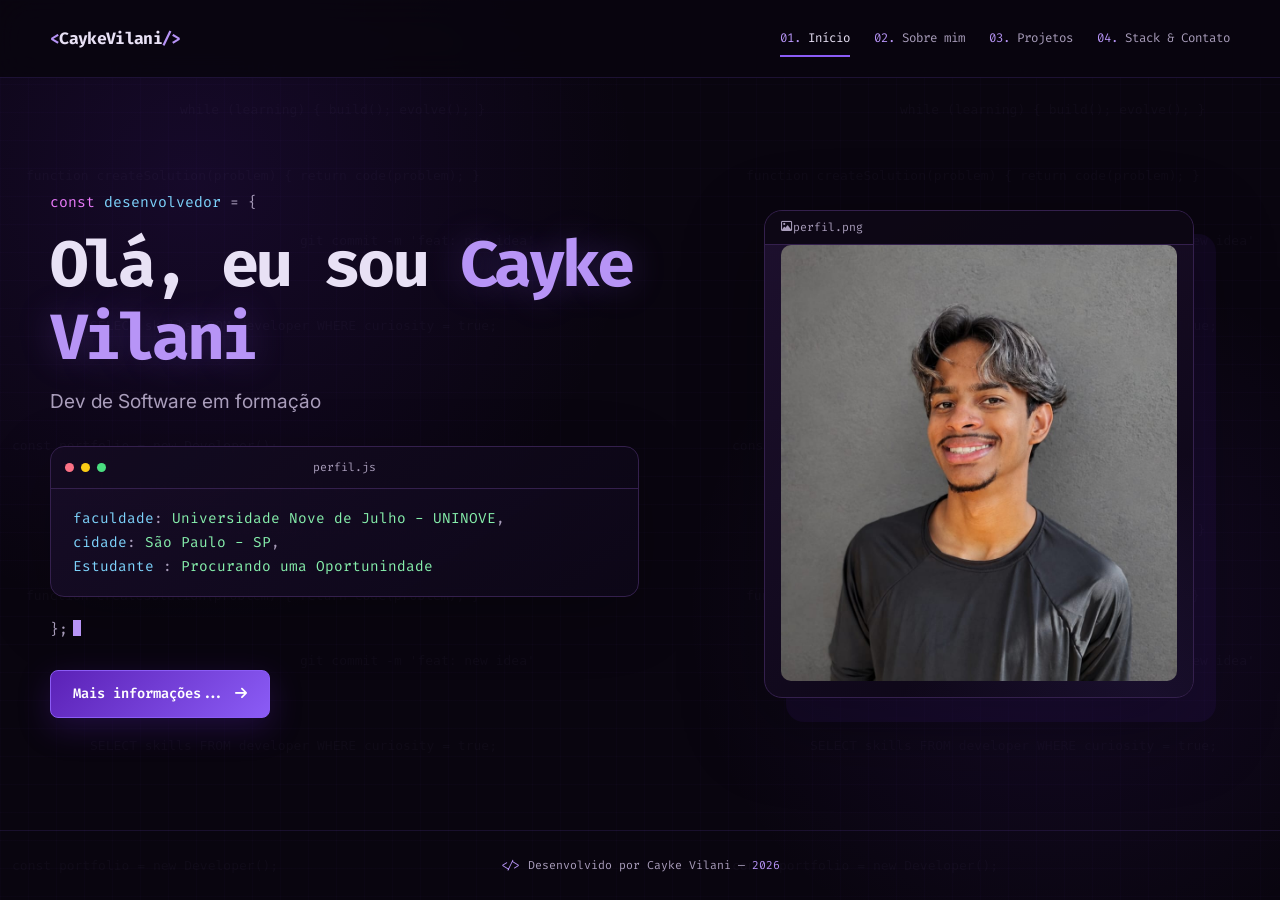
<file: index.html>
<!DOCTYPE html>
<html lang="pt-BR">
<!-- Página inicial do portfólio pessoal -->
<head>
  <meta charset="UTF-8">
  <meta name="viewport" content="width=device-width, initial-scale=1.0">
  <meta name="description" content="Portfólio pessoal.">
  <title>Início | Cayke Vilani</title>
  <link rel="preconnect" href="https://fonts.googleapis.com">
  <link rel="preconnect" href="https://fonts.gstatic.com" crossorigin>
  <link href="https://fonts.googleapis.com/css2?family=Fira+Code:wght@400;500;600;700&family=Inter:wght@400;500;600;700&display=swap" rel="stylesheet">
  <link rel="stylesheet" href="https://cdnjs.cloudflare.com/ajax/libs/font-awesome/6.7.2/css/all.min.css">
  <link rel="stylesheet" href="css/style.css">
</head>
<body>
  <!-- Fundo visual com código estilizado -->
  <div class="background-code" aria-hidden="true"></div>

  <!-- Cabeçalho com navegação principal -->
  <header class="site-header">
    <a class="logo" href="index.html" aria-label="Ir para o início">
      <span class="logo-bracket">&lt;</span>CaykeVilani<span class="logo-bracket">/&gt;</span>
    </a>

    <button class="menu-toggle" type="button" aria-label="Abrir menu" aria-expanded="false">
      <i class="fa-solid fa-bars"></i>
    </button>

    <nav class="main-nav" aria-label="Navegação principal">
      <a class="nav-link active" href="index.html"><span>01.</span> Início</a>
      <a class="nav-link" href="sobre.html"><span>02.</span> Sobre mim</a>
      <a class="nav-link" href="projeto.html"><span>03.</span> Projetos</a>
      <a class="nav-link" href="contato.html"><span>04.</span> Stack & Contato</a>
    </nav>
  </header>

  <!-- Conteúdo principal da página inicial -->
  <main class="home-page page-container">
    <!-- Hero section com apresentação pessoal -->
    <section class="hero-section">
      <div class="hero-copy">
        <p class="code-line"><span class="keyword">const</span> <span class="variable">desenvolvedor</span> = {</p>
        <h1>Olá, eu sou <span>Cayke Vilani</span></h1>
        <p class="hero-role">Dev de Software em formação</p>

        <div class="personal-data code-window">
          <div class="window-bar">
            <div class="window-dots"><span></span><span></span><span></span></div>
            <p>perfil.js</p>
          </div>
          <div class="code-content">
            <p><span class="property">faculdade</span>: <span class="string">Universidade Nove de Julho - UNINOVE</span>,</p>
            <p><span class="property">cidade</span>: <span class="string">São Paulo - SP</span>,</p>
            <p><span class="property">Estudante </span>: <span class="string">Procurando uma Oportunindade</span></p>
          </div>
        </div>

        <p class="code-line">};<span class="cursor" aria-hidden="true"></span></p>
        <a class="primary-button" href="sobre.html">Mais informações...<i class="fa-solid fa-arrow-right"></i></a>
      </div>

      <div class="hero-visual">
        <div class="profile-frame">
          <div class="editor-label"><i class="fa-regular fa-image"></i> perfil.png</div>
          <img src="Images/imagemcayke.jpeg" alt="imagem pessoal">
          <div class="image-overlay-code" aria-hidden="true">
          </div>
        </div>
      </div>
    </section>
  </main>

  <!-- Rodapé da página -->
  <footer class="site-footer">
    <p><span>&lt;/&gt;</span> Desenvolvido por Cayke Vilani — <span id="current-year"></span></p>
  </footer>
  <script src="js/script.js"></script>
</body>
</html>
</file>
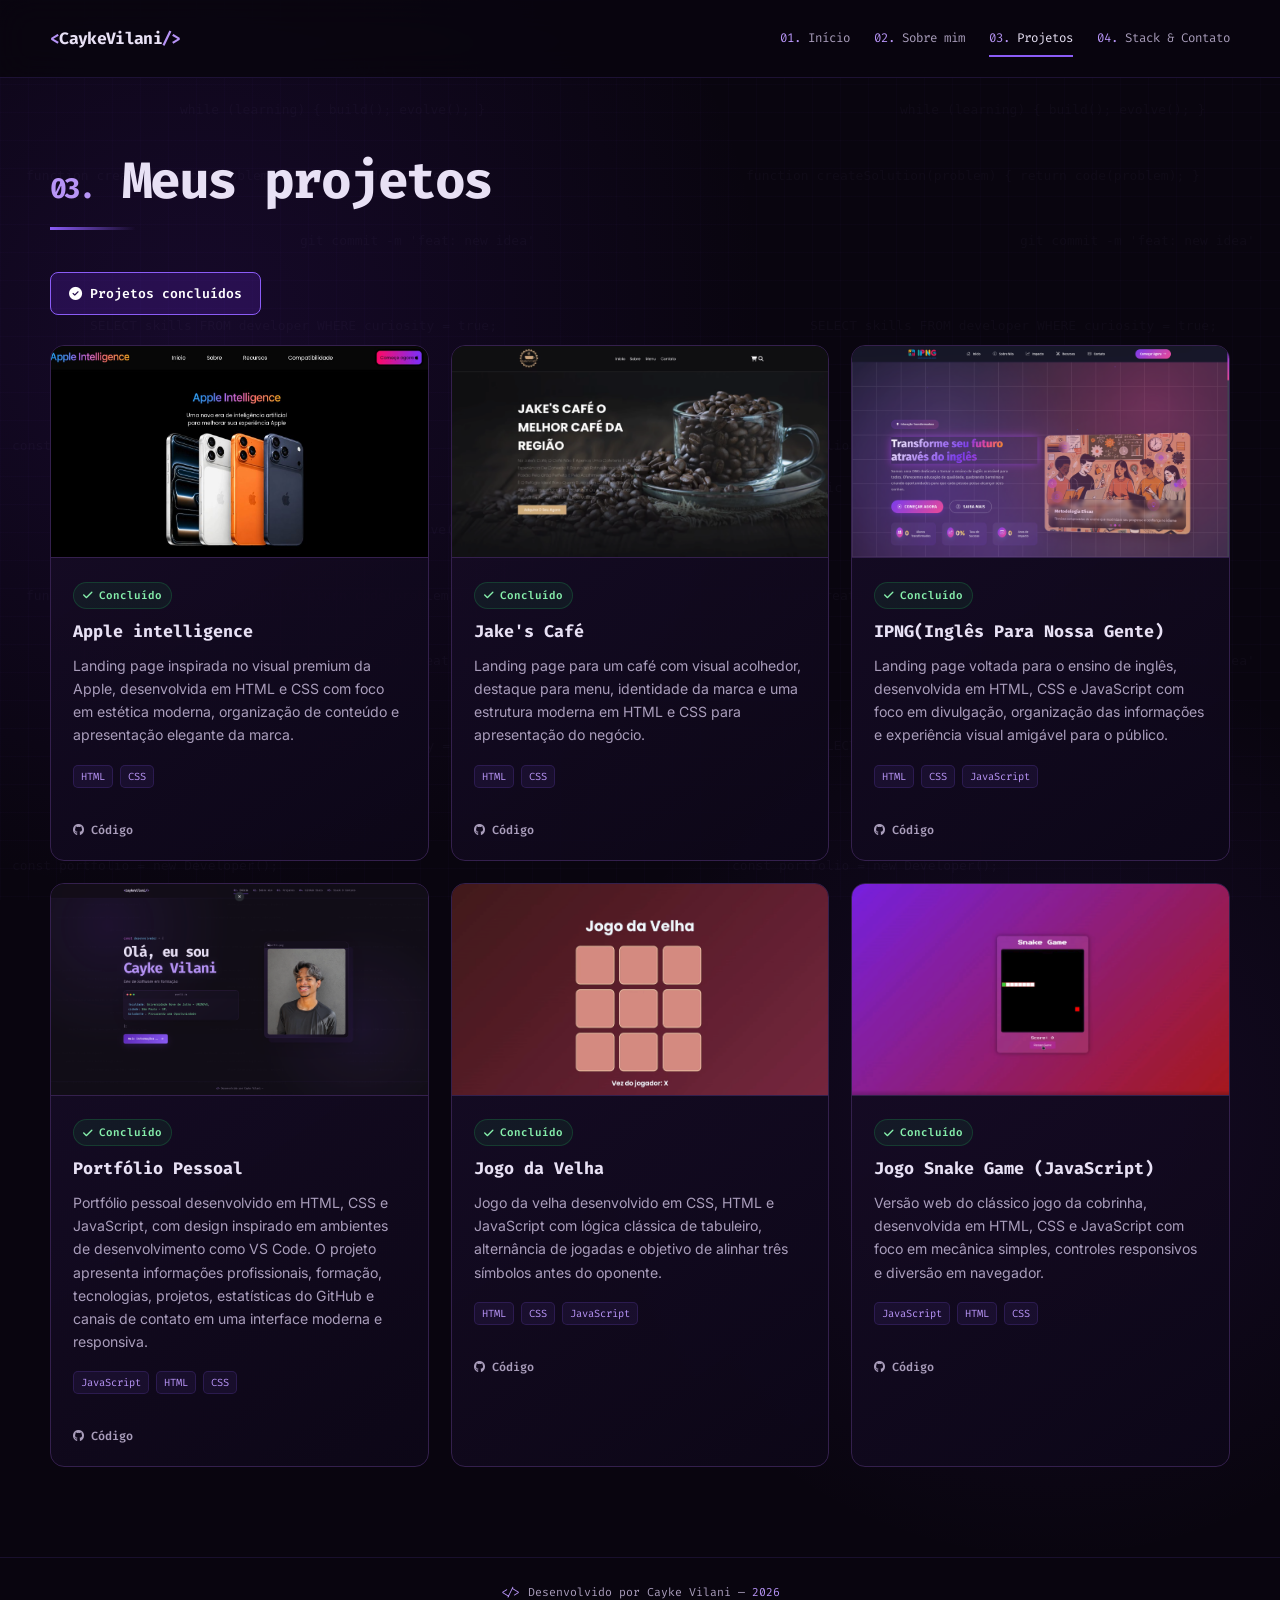
<file: projeto.html>
<!DOCTYPE html>
<html lang="pt-BR">
<!-- Página de projetos e trabalhos realizados -->
<head>
  <meta charset="UTF-8">
  <meta name="viewport" content="width=device-width, initial-scale=1.0">
  <meta name="description" content="Projetos concluídos e em desenvolvimento.">
  <title>Projetos | Cayke Vilani</title>
  <link rel="preconnect" href="https://fonts.googleapis.com">
  <link rel="preconnect" href="https://fonts.gstatic.com" crossorigin>
  <link href="https://fonts.googleapis.com/css2?family=Fira+Code:wght@400;500;600;700&family=Inter:wght@400;500;600;700&display=swap" rel="stylesheet">
  <link rel="stylesheet" href="https://cdnjs.cloudflare.com/ajax/libs/font-awesome/6.7.2/css/all.min.css">
  <link rel="stylesheet" href="css/style.css">
</head>
<body>
  <!-- Fundo visual do layout -->
  <div class="background-code" aria-hidden="true"></div>

  <!-- Navegação principal -->
  <header class="site-header">
    <a class="logo" href="index.html"><span class="logo-bracket">&lt;</span>CaykeVilani<span class="logo-bracket">/&gt;</span></a>
    <button class="menu-toggle" type="button" aria-label="Abrir menu" aria-expanded="false"><i class="fa-solid fa-bars"></i></button>
    <nav class="main-nav" aria-label="Navegação principal">
      <a class="nav-link" href="index.html"><span>01.</span> Início</a>
      <a class="nav-link" href="sobre.html"><span>02.</span> Sobre mim</a>
      <a class="nav-link active" href="projeto.html"><span>03.</span> Projetos</a>
      <a class="nav-link" href="contato.html"><span>04.</span> Stack & Contato</a>
    </nav>
  </header>

  <!-- Conteúdo principal das páginas internas -->
  <main class="page-container internal-page">
    <!-- Cabeçalho da seção de projetos -->
    <section class="section-heading">
      <h1><span>03.</span> Meus projetos</h1>
      <div class="heading-line"></div>
    </section>

    <!-- Abas para filtrar os projetos -->
    <div class="project-tabs" role="tablist" aria-label="Categorias de projetos">
      <button class="tab-button active" type="button" data-project-tab="concluidos" role="tab" aria-selected="true">
        <i class="fa-solid fa-circle-check"></i> Projetos concluídos
      </button>
    </div>

    <section class="projects-grid tab-content active" id="concluidos" data-project-content="concluidos">
      <article class="project-card">
        <div class="project-image"><img src="Images/apple.jpeg" alt="Imagem do projeto"></div>
        <div class="project-body">
          <div class="project-status finished"><i class="fa-solid fa-check"></i> Concluído</div>
          <h2>Apple intelligence</h2>
          <p>Landing page inspirada no visual premium da Apple, desenvolvida em HTML e CSS com foco em estética moderna, organização de conteúdo e apresentação elegante da marca.</p>
          <div class="project-tech"><span>HTML</span><span>CSS</span></div>
          <div class="project-links">
            <a href="https://github.com/caykeprojects/WebSite_Apple_Inteligence.git" aria-label="Abrir repositório do projeto"><i class="fa-brands fa-github"></i> Código</a>
          </div>
        </div>
      </article>

      <article class="project-card">
        <div class="project-image"><img src="Images/jake.png" alt="Imagem do projeto"></div>
        <div class="project-body">
          <div class="project-status finished"><i class="fa-solid fa-check"></i> Concluído</div>
          <h2>Jake's Café</h2>
          <p>Landing page para um café com visual acolhedor, destaque para menu, identidade da marca e uma estrutura moderna em HTML e CSS para apresentação do negócio.</p>
          <div class="project-tech"><span>HTML</span><span>CSS</span></div>
          <div class="project-links">
            <a href="https://github.com/caykeprojects/JakesCafe_Web.git"><i class="fa-brands fa-github"></i> Código</a>
          </div>
        </div>
      </article>

      <article class="project-card">
        <div class="project-image"><img src="Images/ipng.png" alt="Imagem do projeto"></div>
        <div class="project-body">
          <div class="project-status finished"><i class="fa-solid fa-check"></i> Concluído</div>
          <h2>IPNG(Inglês Para Nossa Gente)</h2>
          <p>Landing page voltada para o ensino de inglês, desenvolvida em HTML, CSS e JavaScript com foco em divulgação, organização das informações e experiência visual amigável para o público.</p>
          <div class="project-tech"><span>HTML</span><span>CSS</span><span>JavaScript</span></div>
          <div class="project-links">
            <a href="https://github.com/caykeprojects/INPG.git"><i class="fa-brands fa-github"></i> Código</a>
          </div>
        </div>
      </article>

      <article class="project-card">
        <div class="project-image"><img src="Images/portifolio.png" alt="Imagem do projeto"></div>
        <div class="project-body">
          <div class="project-status finished"><i class="fa-solid fa-check"></i> Concluído</div>
          <h2>Portfólio Pessoal</h2>
          <p>Portfólio pessoal desenvolvido em HTML, CSS e JavaScript, com design inspirado em ambientes de desenvolvimento como VS Code. O projeto apresenta informações profissionais, formação, tecnologias, projetos, estatísticas do GitHub e canais de contato em uma interface moderna e responsiva.</p>
          <div class="project-tech"><span>JavaScript</span><span>HTML</span><span>CSS</span></div>
          <div class="project-links">
            <a href="https://github.com/caykeprojects/PortifolioCayke.git"><i class="fa-brands fa-github"></i> Código</a>
          </div>
        </div>
      </article>

      <article class="project-card">
        <div class="project-image"><img src="Images/jogodavelha.png" alt="Imagem do projeto"></div>
        <div class="project-body">
          <div class="project-status finished"><i class="fa-solid fa-check"></i> Concluído</div>
          <h2>Jogo da Velha</h2>
          <p>Jogo da velha desenvolvido em CSS, HTML e JavaScript com lógica clássica de tabuleiro, alternância de jogadas e objetivo de alinhar três símbolos antes do oponente.</p>
          <div class="project-tech"><span>HTML</span><span>CSS</span><span>JavaScript</span></div>
          <div class="project-links">
            <a href="https://github.com/caykeprojects/Jogo_da_velha.git"><i class="fa-brands fa-github"></i> Código</a>
          </div>
        </div>
      </article>

        <article class="project-card">
        <div class="project-image"><img src="Images/snakegame.png" alt="Imagem do projeto"></div>
        <div class="project-body">
          <div class="project-status finished"><i class="fa-solid fa-check"></i> Concluído</div>
          <h2>Jogo Snake Game (JavaScript)</h2>
          <p>Versão web do clássico jogo da cobrinha, desenvolvida em HTML, CSS e JavaScript com foco em mecânica simples, controles responsivos e diversão em navegador.</p>
          <div class="project-tech"><span>JavaScript</span><span>HTML</span><span>CSS</span></div>
          <div class="project-links">
            <a href="https://github.com/caykeprojects/snakeGame_Web.git"><i class="fa-brands fa-github"></i> Código</a>
          </div>
        </div>
      </article>
    </section>

  </main>

  <!-- Rodapé do site -->
  <footer class="site-footer">
    <p><span>&lt;/&gt;</span> Desenvolvido por Cayke Vilani — <span id="current-year"></span></p>
  </footer>
  <script src="js/script.js"></script>
</body>
</html>
</file>
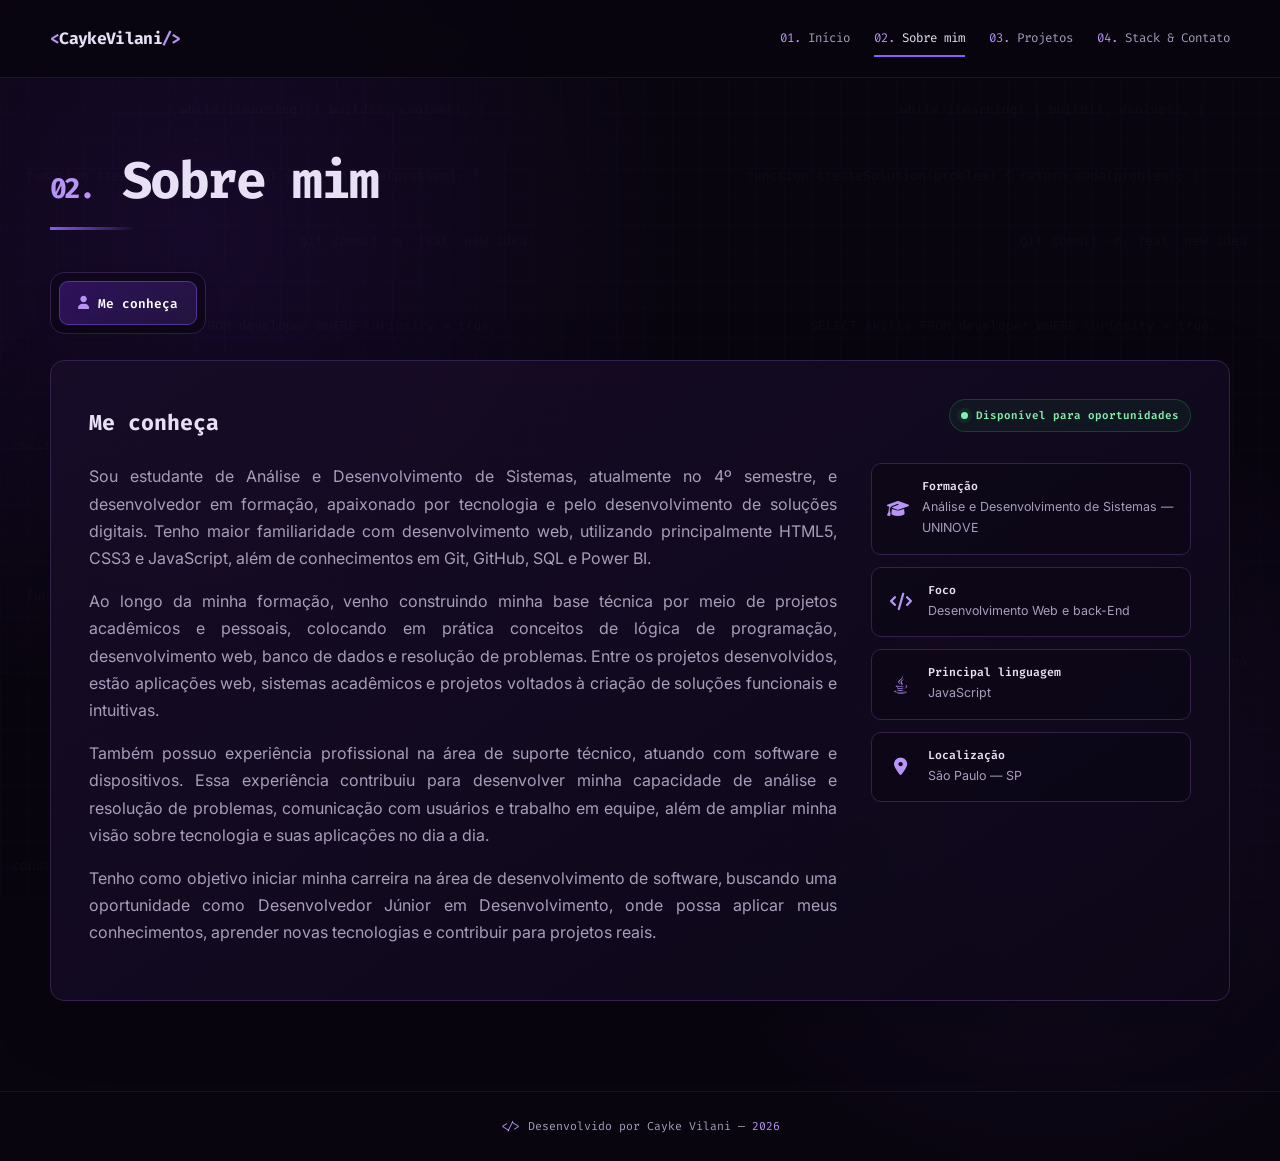
<file: sobre.html>
<!DOCTYPE html>
<html lang="pt-BR">

<!-- Página de apresentação pessoal e formação -->
<head>
    <meta charset="UTF-8">
    <meta name="viewport" content="width=device-width, initial-scale=1.0">
    <meta name="description" content="Informações profissionais.">
    <title>Sobre mim | Cayke Vilani</title>
    <link rel="preconnect" href="https://fonts.googleapis.com">
    <link rel="preconnect" href="https://fonts.gstatic.com" crossorigin>
    <link
        href="https://fonts.googleapis.com/css2?family=Fira+Code:wght@400;500;600;700&family=Inter:wght@400;500;600;700&display=swap"
        rel="stylesheet">
    <link rel="stylesheet" href="https://cdnjs.cloudflare.com/ajax/libs/font-awesome/6.7.2/css/all.min.css">
    <link rel="stylesheet" href="css/style.css">
</head>

<body>
    <!-- Fundo visual com efeito de código -->
    <div class="background-code" aria-hidden="true"></div>

    <!-- Cabeçalho da página Sobre -->
    <header class="site-header">
        <a class="logo" href="index.html"><span class="logo-bracket">&lt;</span>CaykeVilani<span
                class="logo-bracket">/&gt;</span></a>
        <button class="menu-toggle" type="button" aria-label="Abrir menu" aria-expanded="false"><i
                class="fa-solid fa-bars"></i></button>
        <nav class="main-nav" aria-label="Navegação principal">
            <a class="nav-link" href="index.html"><span>01.</span> Início</a>
            <a class="nav-link active" href="sobre.html"><span>02.</span> Sobre mim</a>
            <a class="nav-link" href="projeto.html"><span>03.</span> Projetos</a>
            <a class="nav-link" href="contato.html"><span>04.</span> Stack & Contato</a>
        </nav>
    </header>

    <!-- Conteúdo principal -->
    <main class="page-container internal-page">
        <!-- Título da seção -->
        <section class="section-heading">
            <h1><span>02.</span> Sobre mim</h1>
            <div class="heading-line"></div>
        </section>

        <!-- Abas de conteúdo sobre o perfil -->
        <section class="about-tabs" aria-label="Conteúdo sobre mim">
            <div class="about-tab-list" role="tablist" aria-label="Seções da página Sobre mim">
                <button class="about-tab-button active" type="button" role="tab" aria-selected="true"
                    aria-controls="painel-conheca" data-about-tab="conheca">
                    <i class="fa-solid fa-user"></i> Me conheça
                </button>
               
            </div>

            <div class="about-tab-content active" id="painel-conheca" role="tabpanel" data-about-content="conheca">
                <article class="content-panel about-profile-panel">
                    <div class="about-profile-header">
                        <div>
                            <h2>Me conheça</h2>
                        </div>
                        <span class="about-status"><span></span> Disponível para oportunidades</span>
                    </div>

                    <div class="about-summary-grid">
                        <div class="about-text">
                            <p>Sou estudante de Análise e Desenvolvimento de Sistemas, atualmente no 4º semestre, e
                                desenvolvedor em formação, apaixonado por tecnologia e pelo desenvolvimento de soluções
                                digitais. Tenho maior familiaridade com desenvolvimento web, utilizando principalmente
                                HTML5, CSS3 e JavaScript, além de conhecimentos em Git, GitHub, SQL e Power BI.</p>
                            <p>Ao longo da minha formação, venho construindo minha base técnica por meio de projetos
                                acadêmicos e pessoais, colocando em prática conceitos de lógica de programação,
                                desenvolvimento web, banco de dados e resolução de problemas. Entre os projetos
                                desenvolvidos, estão aplicações web, sistemas acadêmicos e projetos voltados à criação
                                de soluções funcionais e intuitivas.</p>
                            <p>Também possuo experiência profissional na área de suporte técnico, atuando com software e
                                dispositivos. Essa experiência contribuiu para desenvolver minha capacidade de análise e
                                resolução de problemas, comunicação com usuários e trabalho em equipe, além de ampliar
                                minha visão sobre tecnologia e suas aplicações no dia a dia.</p>
                            <p>Tenho como objetivo iniciar minha carreira na área de desenvolvimento de software, buscando uma oportunidade como Desenvolvedor Júnior em Desenvolvimento, onde possa aplicar meus conhecimentos, aprender novas tecnologias e contribuir para projetos reais.</p>
                        </div>

                        <aside class="about-highlights" aria-label="Destaques do perfil">
                            <div class="highlight-card">
                                <i class="fa-solid fa-graduation-cap"></i>
                                <div><strong>Formação</strong><span>Análise e Desenvolvimento de Sistemas — UNINOVE</span>
                                </div>
                            </div>
                            <div class="highlight-card">
                                <i class="fa-solid fa-code"></i>
                                <div><strong>Foco</strong><span>Desenvolvimento Web e back-End</span></div>
                            </div>
                            <div class="highlight-card">
                                <i class="fa-brands fa-java"></i>
                                <div><strong>Principal linguagem</strong><span>JavaScript</span></div>
                            </div>
                            <div class="highlight-card">
                                <i class="fa-solid fa-location-dot"></i>
                                <div><strong>Localização</strong><span>São Paulo — SP</span></div>
                            </div>
                        </aside>
                    </div>
                </article>
            </div>

          

     
        </section>
    </main>

    <!-- Rodapé -->
    <footer class="site-footer">
        <p><span>&lt;/&gt;</span> Desenvolvido por Cayke Vilani — <span id="current-year"></span></p>
    </footer>
    <script src="js/script.js"></script>
</body>

</html>
</file>
<file: css/style.css>
/* ===== Paleta e variáveis globais ===== */
:root {
  --background: #09050f;
  --background-alt: #0d0718;
  --surface: rgba(24, 13, 40, 0.88);
  --surface-strong: #180d28;
  --border: #34204d;
  --border-hover: #7c3aed;
  --primary: #8b5cf6;
  --primary-light: #b794f6;
  --primary-dark: #5b21b6;
  --pink: #e879f9;
  --blue: #7dd3fc;
  --green: #86efac;
  --yellow: #fde68a;
  --text: #e8e1f5;
  --text-muted: #a99dbb;
  --danger: #fb7185;
  --max-width: 1180px;
  --header-height: 78px;
  --font-code: "Fira Code", monospace;
  --font-body: "Inter", sans-serif;
}

/* ===== Base do layout ===== */
* { margin: 0; padding: 0; box-sizing: border-box; }
html { scroll-behavior: smooth; }
body {
  min-height: 100vh;
  background:
    radial-gradient(circle at 15% 20%, rgba(91, 33, 182, 0.16), transparent 34%),
    radial-gradient(circle at 82% 68%, rgba(124, 58, 237, 0.10), transparent 30%),
    var(--background);
  color: var(--text);
  font-family: var(--font-body);
  line-height: 1.65;
  overflow-x: hidden;
}
body::before {
  content: "";
  position: fixed;
  inset: 0;
  z-index: -2;
  background-image:
    linear-gradient(rgba(139, 92, 246, 0.025) 1px, transparent 1px),
    linear-gradient(90deg, rgba(139, 92, 246, 0.025) 1px, transparent 1px);
  background-size: 28px 28px;
}
.background-code {
  position: fixed;
  inset: 0;
  z-index: -1;
  opacity: 0.035;
  pointer-events: none;
  background-image: url("data:image/svg+xml,%3Csvg xmlns='http://www.w3.org/2000/svg' width='720' height='420' viewBox='0 0 720 420'%3E%3Ctext x='12' y='30' fill='%23c4b5fd' font-family='monospace' font-size='13'%3Econst portfolio = new Developer();%3C/text%3E%3Ctext x='75' y='72' fill='%23c4b5fd' font-family='monospace' font-size='13'%3Epublic static void main(String[] args) %7B%3C/text%3E%3Ctext x='180' y='114' fill='%23c4b5fd' font-family='monospace' font-size='13'%3Ewhile (learning) %7B build(); evolve(); %7D%3C/text%3E%3Ctext x='26' y='180' fill='%23c4b5fd' font-family='monospace' font-size='13'%3Efunction createSolution(problem) %7B return code(problem); %7D%3C/text%3E%3Ctext x='300' y='245' fill='%23c4b5fd' font-family='monospace' font-size='13'%3Egit commit -m 'feat: new idea'%3C/text%3E%3Ctext x='90' y='330' fill='%23c4b5fd' font-family='monospace' font-size='13'%3ESELECT skills FROM developer WHERE curiosity = true;%3C/text%3E%3C/svg%3E");
  background-repeat: repeat;
}
a { color: inherit; }
img { display: block; max-width: 100%; }
button { font: inherit; }
code { color: var(--pink); font-family: var(--font-code); }

/* ===== Cabeçalho e navegação ===== */
.site-header {
  width: 100%;
  height: var(--header-height);
  padding: 0 max(24px, calc((100vw - var(--max-width)) / 2));
  display: flex;
  align-items: center;
  justify-content: space-between;
  position: sticky;
  top: 0;
  z-index: 50;
  background: rgba(9, 5, 15, 0.86);
  backdrop-filter: blur(16px);
  border-bottom: 1px solid rgba(139, 92, 246, 0.16);
}
.logo {
  font-family: var(--font-code);
  color: var(--text);
  font-size: 1.03rem;
  font-weight: 700;
  text-decoration: none;
  letter-spacing: -0.04em;
}
.logo-bracket { color: var(--primary-light); }
.main-nav { display: flex; align-items: center; gap: 24px; }
.nav-link {
  font-family: var(--font-code);
  font-size: 0.78rem;
  color: var(--text-muted);
  text-decoration: none;
  padding: 12px 0;
  position: relative;
  transition: color 0.25s ease;
}
.nav-link span { color: var(--primary-light); }
.nav-link::after {
  content: "";
  position: absolute;
  left: 0;
  bottom: 4px;
  width: 0;
  height: 2px;
  background: var(--primary);
  transition: width 0.25s ease;
}
.nav-link:hover, .nav-link.active { color: var(--text); }
.nav-link:hover::after, .nav-link.active::after { width: 100%; }
.menu-toggle {
  display: none;
  width: 42px;
  height: 42px;
  border: 1px solid var(--border);
  border-radius: 8px;
  background: var(--surface);
  color: var(--primary-light);
  cursor: pointer;
}

/* ===== Layout de páginas e hero ===== */
.page-container { width: min(calc(100% - 48px), var(--max-width)); margin: 0 auto; }
.home-page { min-height: calc(100vh - var(--header-height) - 70px); display: flex; align-items: center; }
.hero-section {
  width: 100%;
  display: grid;
  grid-template-columns: minmax(0, 1.08fr) minmax(320px, 0.92fr);
  align-items: center;
  gap: clamp(44px, 7vw, 96px);
  padding: 72px 0;
}
.hero-copy h1 {
  font-family: var(--font-code);
  font-size: clamp(2.15rem, 5vw, 4.55rem);
  line-height: 1.14;
  letter-spacing: -0.06em;
  margin: 14px 0 12px;
}
.hero-copy h1 span {
  color: var(--primary-light);
  text-shadow: 0 0 35px rgba(139, 92, 246, 0.28);
}
.hero-role { color: var(--text-muted); font-size: clamp(1rem, 2vw, 1.2rem); margin-bottom: 28px; }
.code-line, .code-content, .comment, .helper-text, .section-heading > p, .subsection-title { font-family: var(--font-code); }
.code-line { color: var(--text-muted); font-size: 0.92rem; }
.keyword { color: var(--pink); }
.variable, .class-name { color: var(--blue); }
.property { color: var(--blue); }
.string { color: var(--green); }
.comment { color: #7d718c; font-size: 0.85rem; }
.cursor { display: inline-block; width: 8px; height: 1.1em; background: var(--primary-light); margin-left: 5px; vertical-align: -2px; animation: blink 1s step-end infinite; }
@keyframes blink { 50% { opacity: 0; } }

.code-window, .content-panel, .stat-card {
  background: linear-gradient(145deg, rgba(24, 13, 40, 0.92), rgba(13, 7, 24, 0.94));
  border: 1px solid var(--border);
  border-radius: 14px;
  box-shadow: 0 18px 65px rgba(0, 0, 0, 0.22);
}
.personal-data { margin: 26px 0 20px; overflow: hidden; }
.window-bar {
  min-height: 42px;
  padding: 0 14px;
  display: flex;
  align-items: center;
  justify-content: center;
  border-bottom: 1px solid var(--border);
  position: relative;
  background: rgba(0, 0, 0, 0.13);
}
.window-bar p { color: var(--text-muted); font: 0.72rem var(--font-code); }
.window-dots { position: absolute; left: 14px; display: flex; gap: 7px; }
.window-dots span { width: 9px; height: 9px; border-radius: 50%; background: #fb7185; }
.window-dots span:nth-child(2) { background: #facc15; }
.window-dots span:nth-child(3) { background: #4ade80; }
.code-content { padding: 18px 22px; color: var(--text-muted); font-size: clamp(0.75rem, 1.6vw, 0.9rem); overflow-x: auto; }
.code-content p { white-space: nowrap; }

.primary-button, .resume-button {
  min-height: 48px;
  display: inline-flex;
  align-items: center;
  justify-content: center;
  gap: 10px;
  margin-top: 28px;
  padding: 0 22px;
  border: 1px solid var(--primary);
  border-radius: 8px;
  background: linear-gradient(135deg, var(--primary-dark), var(--primary));
  color: white;
  font-family: var(--font-code);
  font-weight: 600;
  font-size: 0.86rem;
  text-decoration: none;
  box-shadow: 0 10px 32px rgba(91, 33, 182, 0.28);
  transition: transform 0.25s ease, box-shadow 0.25s ease, filter 0.25s ease;
}
.primary-button:hover, .resume-button:hover { transform: translateY(-3px); filter: brightness(1.1); box-shadow: 0 14px 40px rgba(124, 58, 237, 0.38); }

.hero-visual { display: flex; justify-content: center; }
.profile-frame {
  width: min(100%, 430px);
  aspect-ratio: 0.88;
  position: relative;
  padding: 34px 16px 16px;
  border: 1px solid var(--border);
  border-radius: 18px;
  background: linear-gradient(145deg, rgba(31, 17, 49, 0.94), rgba(10, 5, 17, 0.96));
  box-shadow: 22px 24px 0 rgba(91, 33, 182, 0.09), 0 26px 80px rgba(0, 0, 0, 0.34);
  overflow: hidden;
}
.profile-frame::before {
  content: "";
  position: absolute;
  inset: -40%;
  background: conic-gradient(from 90deg, transparent, rgba(139, 92, 246, 0.11), transparent 30%);
  animation: rotateGlow 11s linear infinite;
}
@keyframes rotateGlow { to { transform: rotate(360deg); } }
.editor-label {
  position: absolute;
  z-index: 3;
  top: 0;
  left: 0;
  right: 0;
  height: 34px;
  display: flex;
  align-items: center;
  padding-left: 16px;
  color: var(--text-muted);
  background: rgba(10, 5, 17, 0.82);
  border-bottom: 1px solid var(--border);
  font: 0.72rem var(--font-code);
}
.profile-frame img { width: 100%; height: 100%; object-fit: cover; border-radius: 10px; position: relative; z-index: 1; }
.image-overlay-code {
  position: absolute;
  z-index: 2;
  left: 34px;
  right: 26px;
  bottom: 32px;
  display: flex;
  flex-direction: column;
  color: rgba(232, 225, 245, 0.54);
  font: clamp(0.56rem, 1.4vw, 0.72rem)/1.8 var(--font-code);
  text-shadow: 0 1px 8px black;
}

.internal-page { min-height: calc(100vh - var(--header-height) - 70px); padding: 72px 0 90px; }
.section-heading { margin-bottom: 42px; }
.section-heading > p { color: var(--text-muted); font-size: 0.82rem; margin-bottom: 8px; }
.section-heading h1 { font: 700 clamp(2rem, 4vw, 3.3rem)/1.2 var(--font-code); letter-spacing: -0.05em; }
.section-heading h1 span { color: var(--primary-light); font-size: 0.55em; }
.heading-line { width: 86px; height: 3px; margin-top: 16px; background: linear-gradient(90deg, var(--primary), transparent); }

.about-grid { display: grid; grid-template-columns: minmax(0, 1.15fr) minmax(300px, 0.85fr); gap: 28px; align-items: start; }
.content-panel { padding: clamp(24px, 4vw, 38px); }
.content-panel h2 { font: 700 1.35rem var(--font-code); margin: 10px 0 18px; }
.about-text > p:not(.comment):not(.helper-text) { color: var(--text-muted); margin-bottom: 16px; text-align: justify; line-height: 1.7; }
.resume-button { background: linear-gradient(135deg, #6d28d9, #8b5cf6); }
.helper-text { margin-top: 12px; color: var(--text-muted); font-size: 0.73rem; }
.timeline-panel h2 i { color: var(--primary-light); }
.timeline { margin-top: 24px; padding-left: 22px; border-left: 1px solid var(--border); }
.timeline-item { position: relative; padding: 0 0 30px 18px; }
.timeline-item:last-child { padding-bottom: 0; }
.timeline-marker { position: absolute; left: -28px; top: 5px; width: 11px; height: 11px; border-radius: 50%; background: var(--primary); box-shadow: 0 0 0 5px rgba(139, 92, 246, 0.12); }
.timeline-date { color: var(--primary-light); font: 0.72rem var(--font-code); }
.timeline-item h3 { font: 600 0.98rem var(--font-code); margin: 5px 0; }
.timeline-item > p:last-child { color: var(--text-muted); font-size: 0.88rem; }

.project-tabs { display: flex; gap: 12px; margin-bottom: 30px; flex-wrap: wrap; }
.tab-button {
  padding: 12px 18px;
  border: 1px solid var(--border);
  border-radius: 8px;
  background: var(--surface);
  color: var(--text-muted);
  font: 600 0.82rem var(--font-code);
  cursor: pointer;
  transition: 0.25s ease;
}
.tab-button:hover, .tab-button.active { color: white; border-color: var(--primary); background: rgba(91, 33, 182, 0.28); }
.projects-grid { display: grid; grid-template-columns: repeat(3, minmax(0, 1fr)); gap: 22px; }
.tab-content[hidden] { display: none; }
.project-card {
  min-width: 0;
  border: 1px solid var(--border);
  border-radius: 14px;
  background: linear-gradient(145deg, rgba(24, 13, 40, 0.92), rgba(13, 7, 24, 0.95));
  overflow: hidden;
  transition: transform 0.28s ease, border-color 0.28s ease, box-shadow 0.28s ease;
}
.project-card:hover { transform: translateY(-7px); border-color: var(--border-hover); box-shadow: 0 18px 50px rgba(0, 0, 0, 0.28); }
.project-image { aspect-ratio: 16 / 9; overflow: hidden; border-bottom: 1px solid var(--border); background: #10081c; }
.project-image img { width: 100%; height: 100%; object-fit: cover; transition: transform 0.4s ease; }
.project-card:hover .project-image img { transform: scale(1.035); }
.project-body { padding: 22px; }
.project-body h2 { font: 700 1.05rem/1.4 var(--font-code); margin: 11px 0 10px; }
.project-body > p { color: var(--text-muted); font-size: 0.88rem; min-height: 70px; }
.project-status { display: inline-flex; align-items: center; gap: 6px; font: 600 0.68rem var(--font-code); border-radius: 999px; padding: 5px 9px; }
.project-status.finished { color: var(--green); background: rgba(34, 197, 94, 0.08); border: 1px solid rgba(34, 197, 94, 0.2); }
.project-status.building { color: var(--yellow); background: rgba(250, 204, 21, 0.07); border: 1px solid rgba(250, 204, 21, 0.18); }
.project-tech { display: flex; flex-wrap: wrap; gap: 7px; margin: 18px 0; }
.project-tech span { color: var(--primary-light); background: rgba(139, 92, 246, 0.08); border: 1px solid rgba(139, 92, 246, 0.17); border-radius: 5px; padding: 4px 7px; font: 0.65rem var(--font-code); }
.project-links { display: flex; align-items: center; gap: 16px; border-top: none solid var(--border); padding-top: 16px; }
.project-links a { color: var(--text-muted); font: 600 0.74rem var(--font-code); text-decoration: none; transition: color 0.2s; }
.project-links a:hover { color: var(--primary-light); }
.project-progress { margin: 18px 0; }
.progress-label { display: flex; justify-content: space-between; color: var(--text-muted); font: 0.68rem var(--font-code); margin-bottom: 7px; }
.progress-track { height: 6px; overflow: hidden; border-radius: 99px; background: #0a0511; }
.progress-track span { display: block; height: 100%; border-radius: inherit; background: linear-gradient(90deg, var(--primary-dark), var(--primary-light)); }

.github-intro { display: flex; justify-content: space-between; align-items: center; gap: 24px; margin-bottom: 26px; }
.github-intro h2 { margin-top: 8px; }
.github-intro p:not(.comment) { color: var(--text-muted); max-width: 700px; }
.github-intro .primary-button { margin-top: 0; flex-shrink: 0; }
.stats-grid { display: grid; grid-template-columns: repeat(2, minmax(0, 1fr)); gap: 24px; }
.stat-card { padding: 22px; overflow: hidden; }
.stat-card h2, .contributions-panel h2 { font: 600 1rem var(--font-code); margin-bottom: 20px; }
.stat-card h2 i, .contributions-panel h2 i { color: var(--primary-light); }
.stat-card img { width: 100%; min-height: 180px; object-fit: contain; }
.contributions-panel { margin-top: 24px; margin-bottom: 24px; }
.contribution-scroll { overflow-x: auto; padding: 8px 0; }
.contribution-scroll img { width: 100%; min-width: 720px; filter: brightness(0.95); }

.stack-section { margin-bottom: 62px; }
.subsection-title { color: var(--text-muted); margin-bottom: 24px; }
.subsection-title h2 { color: var(--text); font: 700 clamp(1.35rem, 3vw, 2rem) var(--font-code); margin-left: 26px; }
.stack-grid { display: grid; grid-template-columns: repeat(6, minmax(0, 1fr)); gap: 14px; }
.tech-card {
  min-height: 132px;
  display: flex;
  flex-direction: column;
  align-items: center;
  justify-content: center;
  gap: 12px;
  border: 1px solid var(--border);
  border-radius: 12px;
  background: linear-gradient(145deg, rgba(24, 13, 40, 0.82), rgba(13, 7, 24, 0.9));
  transition: transform 0.25s ease, border-color 0.25s ease, background 0.25s ease;
}
.tech-card:hover { transform: translateY(-5px); border-color: var(--primary); background: rgba(91, 33, 182, 0.16); }
.tech-card i { font-size: 2.5rem; color: var(--primary-light); }
.tech-card span { font: 600 0.75rem var(--font-code); color: var(--text-muted); }
.contact-section { display: grid; grid-template-columns: 0.7fr 1.3fr; gap: 36px; align-items: start; }
.contact-copy > p:not(.comment) { color: var(--text-muted); }
.contact-grid { display: grid; grid-template-columns: repeat(2, minmax(0, 1fr)); gap: 12px; }
.contact-card {
  min-width: 0;
  display: flex;
  align-items: center;
  gap: 14px;
  padding: 16px;
  border: 1px solid var(--border);
  border-radius: 9px;
  text-decoration: none;
  background: rgba(9, 5, 15, 0.36);
  transition: transform 0.23s ease, border-color 0.23s ease, background 0.23s ease;
}
.contact-card:hover { transform: translateX(4px); border-color: var(--primary); background: rgba(91, 33, 182, 0.10); }
.contact-card > i { width: 28px; font-size: 1.35rem; color: var(--primary-light); text-align: center; }
.contact-card span { min-width: 0; display: flex; flex-direction: column; }
.contact-card strong { font: 600 0.8rem var(--font-code); }
.contact-card small { color: var(--text-muted); white-space: nowrap; overflow: hidden; text-overflow: ellipsis; }

.site-footer {
  min-height: 70px;
  display: flex;
  align-items: center;
  justify-content: center;
  padding: 18px 24px;
  border-top: 1px solid rgba(139, 92, 246, 0.13);
  color: var(--text-muted);
  font: 0.72rem var(--font-code);
  text-align: center;
}
.site-footer span { color: var(--primary-light); }

@media (max-width: 1050px) {
  .main-nav { gap: 15px; }
  .nav-link { font-size: 0.7rem; }
  .projects-grid { grid-template-columns: repeat(2, minmax(0, 1fr)); }
  .stack-grid { grid-template-columns: repeat(4, minmax(0, 1fr)); }
}

@media (max-width: 820px) {
  :root { --header-height: 68px; }
  .site-header { padding-inline: 24px; }
  .menu-toggle { display: inline-grid; place-items: center; }
  .main-nav {
    position: absolute;
    top: calc(100% + 1px);
    left: 16px;
    right: 16px;
    display: none;
    flex-direction: column;
    align-items: stretch;
    gap: 0;
    padding: 12px;
    border: 1px solid var(--border);
    border-radius: 12px;
    background: rgba(13, 7, 24, 0.98);
    box-shadow: 0 20px 55px rgba(0, 0, 0, 0.38);
  }
  .main-nav.open { display: flex; }
  .nav-link { padding: 12px; font-size: 0.79rem; }
  .nav-link::after { display: none; }
  .nav-link.active { background: rgba(91, 33, 182, 0.14); border-radius: 7px; }
  .hero-section { grid-template-columns: 1fr; padding: 50px 0 70px; }
  .hero-copy { order: 2; }
  .hero-visual { order: 1; }
  .profile-frame { width: min(100%, 390px); }
  .about-grid, .contact-section { grid-template-columns: 1fr; }
  .stats-grid { grid-template-columns: 1fr; }
  .github-intro { align-items: flex-start; flex-direction: column; }
  .stack-grid { grid-template-columns: repeat(3, minmax(0, 1fr)); }
}

@media (max-width: 590px) {
  .page-container { width: min(calc(100% - 30px), var(--max-width)); }
  .internal-page { padding-top: 50px; }
  .hero-copy h1 { font-size: clamp(2rem, 12vw, 3.25rem); }
  .code-content { padding-inline: 14px; }
  .projects-grid { grid-template-columns: 1fr; }
  .project-tabs { flex-direction: column; }
  .tab-button { width: 100%; }
  .stack-grid { grid-template-columns: repeat(2, minmax(0, 1fr)); }
  .contact-grid { grid-template-columns: 1fr; }
  .content-panel { padding: 22px; }
  .profile-frame { aspect-ratio: 0.92; }
}

@media (prefers-reduced-motion: reduce) {
  *, *::before, *::after { scroll-behavior: auto !important; animation-duration: 0.01ms !important; animation-iteration-count: 1 !important; transition-duration: 0.01ms !important; }
}

/* Página Sobre mim — navegação interna */
.about-tabs { width: 100%; }
.about-tab-list {
  display: flex;
  gap: 12px;
  margin-bottom: 26px;
  padding: 8px;
  border: 1px solid var(--border);
  border-radius: 14px;
  background: rgba(15, 8, 26, 0.82);
  width: fit-content;
  max-width: 100%;
}
.about-tab-button {
  display: inline-flex;
  align-items: center;
  justify-content: center;
  gap: 9px;
  min-height: 44px;
  padding: 11px 18px;
  border: 1px solid transparent;
  border-radius: 9px;
  background: transparent;
  color: var(--text-muted);
  font: 600 0.8rem var(--font-code);
  cursor: pointer;
  transition: 0.25s ease;
}
.about-tab-button:hover { color: white; background: rgba(139, 92, 246, 0.08); }
.about-tab-button.active {
  color: white;
  border-color: rgba(139, 92, 246, 0.45);
  background: linear-gradient(135deg, rgba(91, 33, 182, 0.42), rgba(139, 92, 246, 0.16));
  box-shadow: 0 8px 24px rgba(0, 0, 0, 0.2);
}
.about-tab-button i { color: var(--primary-light); }
.about-tab-content[hidden] { display: none; }
.about-tab-content { animation: aboutFade 0.28s ease; }
@keyframes aboutFade { from { opacity: 0; transform: translateY(7px); } to { opacity: 1; transform: none; } }

.about-profile-header, .panel-heading-row {
  display: flex;
  align-items: flex-start;
  justify-content: space-between;
  gap: 24px;
  margin-bottom: 26px;
}
.about-profile-header h2, .panel-heading-row h2 { margin-bottom: 0; }
.about-status {
  display: inline-flex;
  align-items: center;
  gap: 8px;
  padding: 8px 11px;
  border: 1px solid rgba(34, 197, 94, 0.24);
  border-radius: 999px;
  color: var(--green);
  background: rgba(34, 197, 94, 0.07);
  font: 600 0.68rem var(--font-code);
  white-space: nowrap;
}
.about-status span { width: 7px; height: 7px; border-radius: 50%; background: currentColor; box-shadow: 0 0 0 4px rgba(34, 197, 94, 0.1); }
.about-summary-grid { display: grid; grid-template-columns: minmax(0, 1.4fr) minmax(260px, 0.6fr); gap: 34px; align-items: start; }
.about-text p { color: var(--text-muted); margin-bottom: 17px; text-align: justify; line-height: 1.75; }
.about-highlights { display: grid; gap: 12px; }
.highlight-card {
  display: flex;
  align-items: center;
  gap: 13px;
  padding: 15px;
  border: 1px solid var(--border);
  border-radius: 10px;
  background: rgba(10, 5, 17, 0.48);
}
.highlight-card > i { width: 28px; color: var(--primary-light); font-size: 1.1rem; text-align: center; }
.highlight-card div { display: flex; flex-direction: column; gap: 3px; }
.highlight-card strong { font: 600 0.72rem var(--font-code); }
.highlight-card span { color: var(--text-muted); font-size: 0.78rem; }
.about-profile-panel .resume-button { margin-top: 12px; }
.panel-description { max-width: 470px; color: var(--text-muted); font-size: 0.8rem; line-height: 1.6; text-align: right; }

/* Certificações */
.certificates-grid {
  display: grid;
  grid-template-columns: repeat(3, minmax(0, 1fr));
  justify-content: center;
  gap: 20px;
  width: 100%;
}
.certificate-card {
  width: 100%;
  min-width: 0;
  max-width: 280px;
  overflow: hidden;
  border: 1px solid var(--border);
  border-radius: 13px;
  background: linear-gradient(
    145deg,
    rgba(24, 13, 40, 0.92),
    rgba(13, 7, 24, 0.95)
  );
  transition: transform 0.25s ease, border-color 0.25s ease;
}
.certificate-card:hover {
  transform: translateY(-5px);
  border-color: var(--border-hover);
}
.certificate-image {
  display: block;
  width: 100%;
  height: 160px;
  padding: 0;
  border: 0;
  border-bottom: 1px solid var(--border);
  background: #0d0718;
  cursor: zoom-in;
  overflow: hidden;
}
.certificate-image img {
  width: 100%;
  height: 100%;
  object-fit: contain;
  display: block;
}
.certificate-card:hover .certificate-image img { transform: scale(1.025); }
.certificate-body { padding: 19px; }
.certificate-institution { display: inline-flex; padding: 4px 8px; border: 1px solid rgba(139, 92, 246, 0.22); border-radius: 5px; color: var(--primary-light); background: rgba(139, 92, 246, 0.08); font: 600 0.64rem var(--font-code); }
.certificate-body h3 { margin: 12px 0 14px; min-height: 44px; font: 600 0.92rem/1.45 var(--font-code); }
.certificate-body p { color: var(--text-muted); font-size: 0.76rem; }
.certificate-body p i { margin-right: 5px; color: var(--primary-light); }
.certificate-card-add { min-height: 315px; border-style: dashed; }
.certificate-add-content { height: 100%; min-height: inherit; display: flex; flex-direction: column; align-items: center; justify-content: center; padding: 28px; text-align: center; }
.certificate-add-content > i { display: grid; place-items: center; width: 46px; height: 46px; margin-bottom: 15px; border: 1px solid var(--border); border-radius: 50%; color: var(--primary-light); }
.certificate-add-content h3 { font: 600 0.9rem var(--font-code); }
.certificate-add-content p { margin-top: 8px; color: var(--text-muted); font-size: 0.75rem; line-height: 1.55; }
.certificate-modal { position: fixed; inset: 0; z-index: 1000; display: none; place-items: center; padding: 30px; background: rgba(3, 2, 7, 0.9); backdrop-filter: blur(8px); }
.certificate-modal.open { display: grid; }
.certificate-modal img { max-width: min(1100px, 94vw); max-height: 88vh; border: 1px solid var(--border-hover); border-radius: 12px; box-shadow: 0 30px 90px rgba(0,0,0,.55); }
.certificate-modal-close { position: fixed; top: 22px; right: 25px; display: grid; place-items: center; width: 43px; height: 43px; border: 1px solid var(--border); border-radius: 50%; background: var(--surface); color: white; cursor: pointer; font-size: 1.1rem; }

/* Linha do tempo profissional interativa */
.timeline-workspace { display: grid; grid-template-columns: minmax(300px, 0.72fr) minmax(0, 1.28fr); gap: 24px; align-items: stretch; }
.timeline-instruction { margin: -6px 0 24px; color: var(--text-muted); font-size: 0.73rem; }
.timeline-instruction i { color: var(--primary-light); margin-right: 5px; }
.career-timeline { position: relative; display: grid; gap: 10px; margin-top: 14px; padding-left: 24px; }
.career-timeline::before { content: ""; position: absolute; top: 11px; bottom: 11px; left: 6px; width: 1px; background: var(--border); }
.career-item {
  position: relative;
  display: flex;
  flex-direction: column;
  align-items: flex-start;
  width: 100%;
  padding: 15px 16px;
  border: 1px solid transparent;
  border-radius: 10px;
  background: transparent;
  color: inherit;
  text-align: left;
  cursor: pointer;
  transition: 0.23s ease;
}
.career-item:hover { background: rgba(139, 92, 246, 0.07); }
.career-item.active { border-color: rgba(139, 92, 246, 0.36); background: rgba(91, 33, 182, 0.18); }
.career-marker { position: absolute; left: -23px; top: 22px; width: 11px; height: 11px; border: 2px solid var(--primary-light); border-radius: 50%; background: #10081c; transition: 0.23s ease; }
.career-item.active .career-marker { background: var(--primary-light); box-shadow: 0 0 0 5px rgba(139, 92, 246, 0.11); }
.career-period { margin-bottom: 5px; color: var(--primary-light); font: 500 0.64rem var(--font-code); }
.career-item strong { font: 600 0.86rem/1.4 var(--font-code); }
.career-item small { margin-top: 4px; color: var(--text-muted); font-size: 0.72rem; }
.career-detail-panel { min-height: 500px; }
.career-detail[hidden] { display: none; }
.career-detail { animation: aboutFade 0.28s ease; }
.career-detail-tag { display: inline-flex; margin-bottom: 15px; padding: 5px 9px; border: 1px solid rgba(139, 92, 246, 0.22); border-radius: 999px; color: var(--primary-light); background: rgba(139, 92, 246, 0.08); font: 600 0.65rem var(--font-code); }
.career-detail h2 { margin: 0 0 5px; font-size: clamp(1.45rem, 3vw, 2rem); }
.career-detail h3 { margin-bottom: 22px; color: var(--primary-light); font: 500 0.82rem var(--font-code); }
.career-detail > p { color: var(--text-muted); line-height: 1.75; }
.career-detail ul { display: grid; gap: 10px; margin: 24px 0; padding: 0; list-style: none; }
.career-detail li { position: relative; padding-left: 22px; color: var(--text-muted); font-size: 0.86rem; line-height: 1.55; }
.career-detail li::before { content: ">"; position: absolute; left: 0; color: var(--primary-light); font: 600 0.8rem var(--font-code); }
.career-skills { display: flex; flex-wrap: wrap; gap: 8px; }
.career-skills span { padding: 5px 8px; border: 1px solid rgba(139, 92, 246, 0.18); border-radius: 5px; color: var(--primary-light); background: rgba(139, 92, 246, 0.07); font: 0.65rem var(--font-code); }

@media (max-width: 900px) {
  .about-summary-grid, .timeline-workspace { grid-template-columns: 1fr; }
  .certificates-grid { grid-template-columns: repeat(2, minmax(0, 1fr)); }
  .career-detail-panel { min-height: auto; }
}
@media (max-width: 620px) {
  .about-tab-list { width: 100%; flex-direction: column; }
  .about-tab-button { width: 100%; justify-content: flex-start; }
  .about-profile-header, .panel-heading-row { flex-direction: column; }
  .panel-description { text-align: left; }
  .certificates-grid { grid-template-columns: 1fr; }
  .certificate-card-add { min-height: 220px; }
}
</file>
